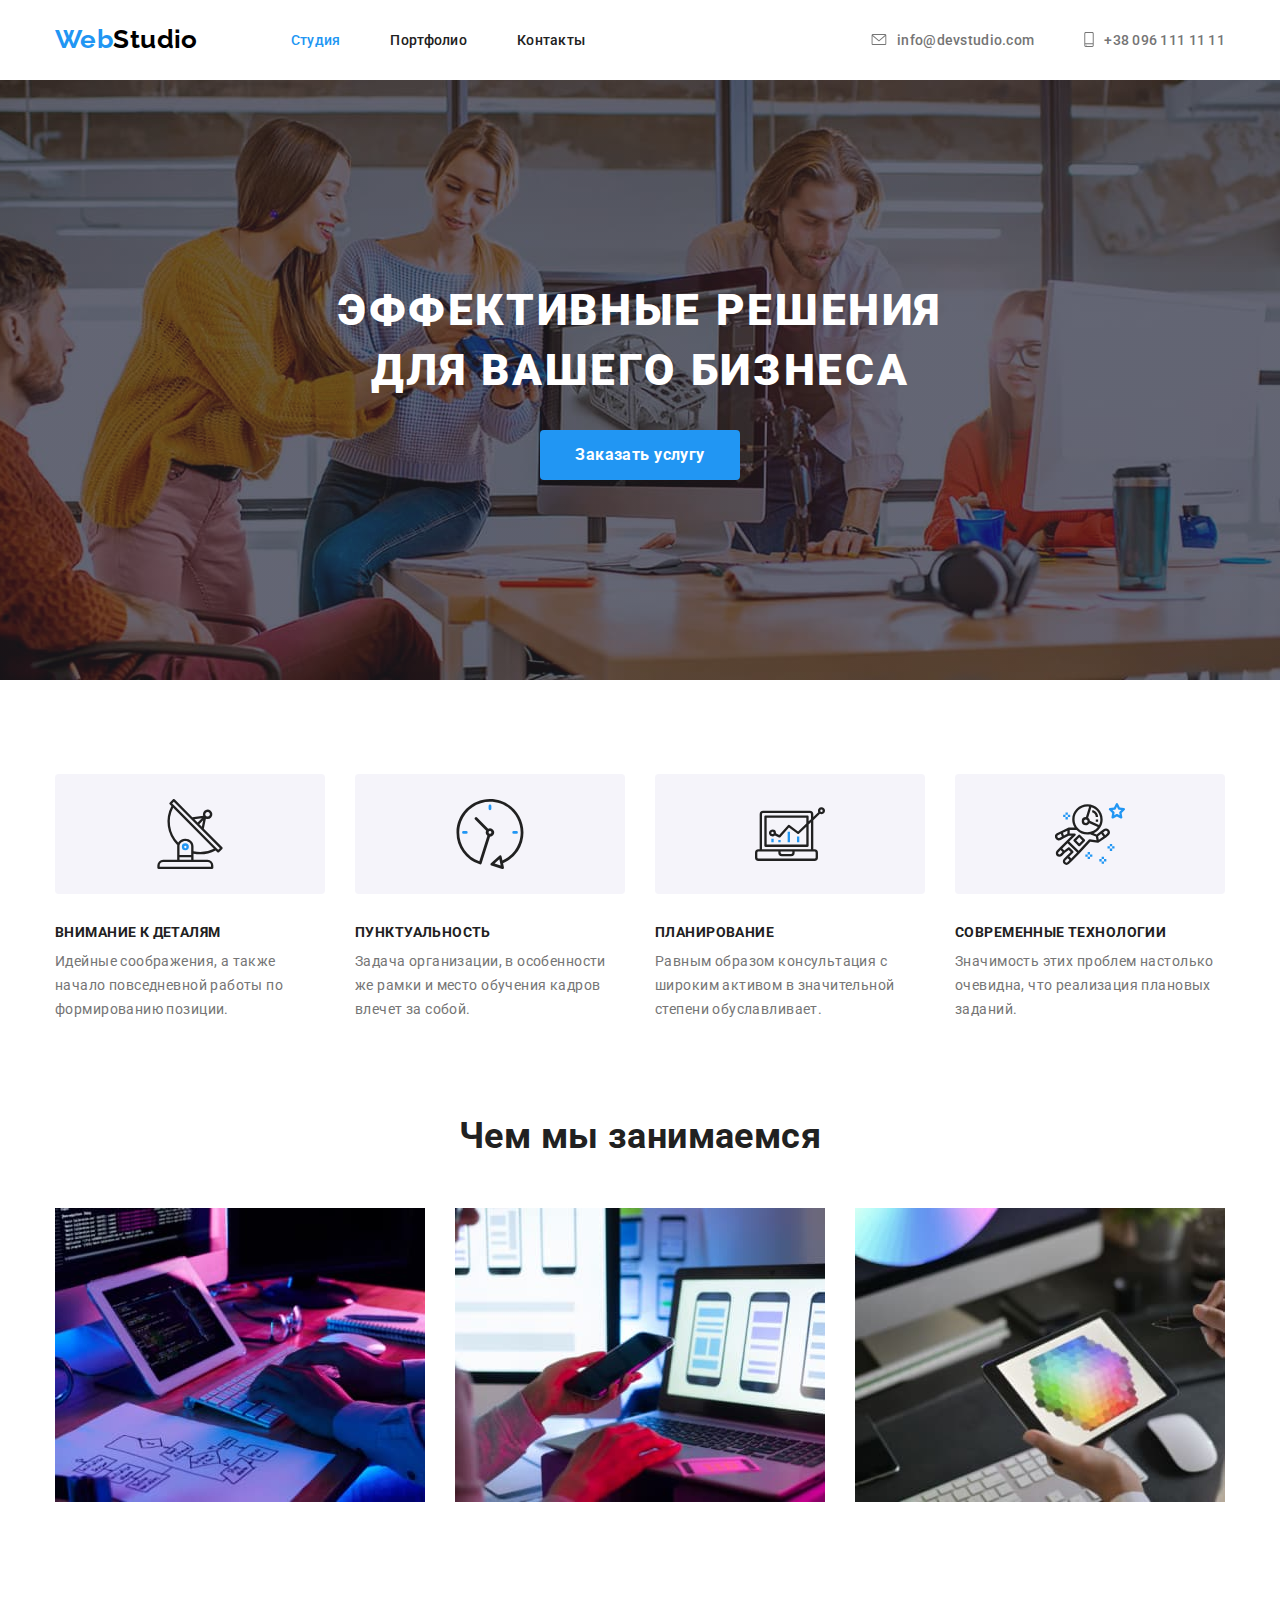
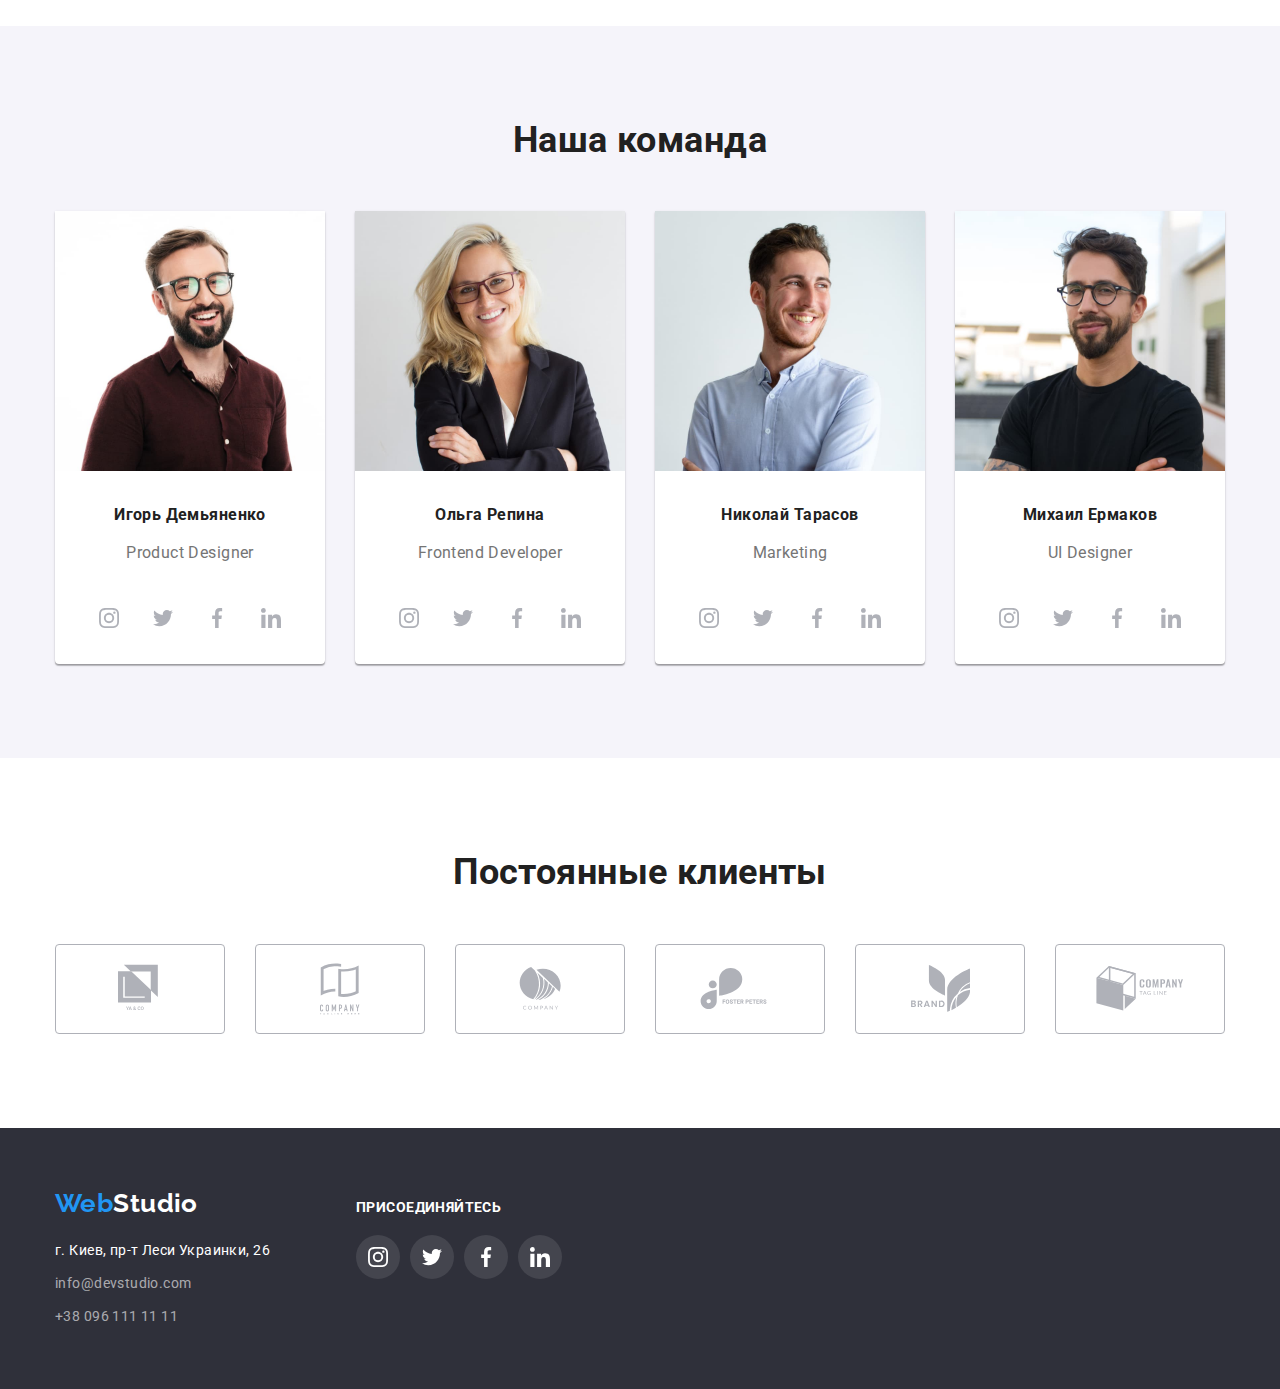
<file: index.html>
<!DOCTYPE html>
<html lang="ru">

<head>
  <meta charset="UTF-8" />
  <meta name="viewport" content="width=device-width, initial-scale=1.0" />
  <title>Главная</title>
  <!-- =fallback заменяем =swap не скачет шрифт-->
  <link
    href="https://fonts.googleapis.com/css2?family=Raleway:wght@700&amp;family=Roboto:wght@400;500;700;900&amp;display=fallback"
    rel="stylesheet" />
  <link rel="stylesheet" href="css/normalize.css" />
  <link rel="stylesheet" href="css/style.css" />
</head>

<body>
  <header class="header">
    <!-- шапка, навигация -->
    <div class="container">
      <nav class="flexnav">
        <p class="logo">
          <a href="#" class="logostudio"><span class="logo-blue">Web</span>Studio</a>
        </p>
        <ul class="list main-menu">
          <li class="item">
            <a href="#" class="focused current">Студия</a>
          </li>
          <li class="item">
            <a href="./portfolio.html" class="focused">Портфолио</a>
          </li>
          <li class="item">
            <a href="#contact" class="focused">Контакты </a>
          </li>
        </ul>
      </nav>
      <!-- шапка, контакты контакты не навигация!-->
      <ul class="list main-menu contact">
        <li class="item">
          <a href="mailto:info@devstudio.com" class="focused contact-link mail">
            <svg class="icon envelope" width="16" height="11">
              <use href="./images/sprite.svg#envelope"></use>
            </svg>
            info@devstudio.com</a>
        </li>
        <li class="item">
          <a href="tel:+380961111111" class="focused contact-link phone">
            <svg class="icon smartphone" width="10" height="15">
              <use href="./images/sprite.svg#smartphone"></use>
            </svg>
            +38 096 111 11 11
          </a>
        </li>
      </ul>
    </div>
  </header>
  <!-- тело -->
  <main class="main-content">
    <!-- баннер -->
    <section class="maxindented">
      <div class="container container-banner">
        <h1 class="order-title">Эффективные решения<br />для вашего бизнеса</h1>
        <a href="#" class="button">Заказать услугу</a>
      </div>
    </section>
    <!-- <section class="maxindented picture-banner">
      <div class="container-banner">
        <h1 class="order-title">Эффективные решения<br />для вашего бизнеса</h1>
        <a href="#" class="button">Заказать услугу</a>
      </div>
    </section> -->
    <!--  особенности -->
    <section>
      <div class="container">
        <h2 class="features-title">Особенности</h2>
        <!-- скрыть элемент -->
        <ul class="list flexlist featureslist">
          <li class="fourrowel iconfeatures">
            <h3 class="features-uppercase">Внимание к деталям</h3>
            <p class="featurestext">
              Идейные соображения, а также начало повседневной работы по формированию позиции.
            </p>
          </li>
          <li class="fourrowel iconfeatures">
            <h3 class="features-uppercase">Пунктуальность</h3>
            <p class="featurestext">
              Задача организации, в особенности же рамки и место обучения кадров влечет за собой.
            </p>
          </li>
          <li class="fourrowel iconfeatures">
            <h3 class="features-uppercase">Планирование</h3>
            <p class="featurestext">
              Равным образом консультация с широким активом в значительной степени обуславливает.
            </p>
          </li>
          <li class="fourrowel iconfeatures">
            <h3 class="features-uppercase">Современные технологии</h3>
            <p class="featurestext">
              Значимость этих проблем настолько очевидна, что реализация плановых заданий.
            </p>
          </li>
        </ul>
      </div>
    </section>
    <!-- чем мы занимаемся -->
    <section class="indented">
      <div class="container">
        <h2>Чем мы занимаемся</h2>
        <ul class="list flexlist">
          <li class="flexelement">
            <img src="./images/box1.jpg" alt="photo" width="370" class="img" />
          </li>
          <li class="flexelement">
            <img src="./images/box2.jpg" alt="photo" width="370" class="img" />
          </li>
          <li class="flexelement">
            <img src="./images/box3.jpg" alt="photo" width="370" class="img" />
          </li>
        </ul>
      </div>
    </section>
    <!-- наша команда -->

    <section class="indented team">
      <div class="container">
        <h2>Наша команда</h2>
        <ul class="list flexlist comlist">
          <li class="item fourrowel comelement">
            <img src="./images/team1.jpg" alt="photo" width="270" class="img" />
            <div class="middling comcontent">
              <h4 class="name">Игорь Демьяненко</h4>
              <p class="subtitle">Product Designer</p>
            </div>
            <ul class="list flexlist sociallinks-item">
              <li class="sociallinks">
                <a class="sociallinks-icon" href=" https://www.instagram.com/" aria-label="Instagram">
                  <svg class="icon instagram" height="20" width="20">
                    <use href="./images/sprite.svg#instagram"></use>
                  </svg>
                </a>
              </li>
              <li class="sociallinks">
                <a class="sociallinks-icon" href="https://twitter.com/" aria-label="Twitter">
                  <svg class="icon twitter" height="20" width="20">
                    <use href="./images/sprite.svg#twitter"></use>
                  </svg>
                </a>
              </li>
              <li class="sociallinks">
                <a class="sociallinks-icon" href="https://www.facebook.com/" aria-label="Facebook">
                  <svg class="icon facebook" height="20" width="20">
                    <use href="./images/sprite.svg#facebook"></use>
                  </svg>
                </a>
              </li>
              <li class="sociallinks">
                <a class="sociallinks-icon" href="https://www.linkedin.com/" aria-label="Linkedin">
                  <svg class="icon linkedin" height="20" width="20">
                    <use href="./images/sprite.svg#linkedin"></use>
                  </svg>
                </a>
              </li>
            </ul>

          </li>
          <li class="item fourrowel comelement">
            <img src="./images/team2.jpg" alt="photo" width="270" class="img" />
            <div class="middling comcontent">
              <h4 class="name">Ольга Репина</h4>
              <p class="subtitle">Frontend Developer</p>
            </div>
            <ul class="list flexlist sociallinks-item">
              <li class="sociallinks">
                <a class="sociallinks-icon" href="https://www.instagram.com/" aria-label="Instagram">
                  <svg class="icon instagram" height="20" width="20">
                    <use href="./images/sprite.svg#instagram"></use>
                  </svg>
                </a>
              </li>
              <li class="sociallinks">
                <a class="sociallinks-icon" href="https://twitter.com/" aria-label="Twitter">
                  <svg class="icon twitter" height="20" width="20">
                    <use href="./images/sprite.svg#twitter"></use>
                  </svg>
                </a>
              </li>
              <li class="sociallinks">
                <a class="sociallinks-icon" href="https://www.facebook.com/" aria-label="Facebook">
                  <svg class="icon facebook" height="20" width="20">
                    <use href="./images/sprite.svg#facebook"></use>
                  </svg>
                </a>
              </li>
              <li class="sociallinks">
                <a class="sociallinks-icon" href="https://www.linkedin.com/" aria-label="Linkedin">
                  <svg class="icon linkedin" height="20" width="20">
                    <use href="./images/sprite.svg#linkedin"></use>
                  </svg>
                </a>
              </li>
            </ul>
          </li>
          <li class="item fourrowel comelement">
            <!-- <a href="" class="link"> -->
            <img src="./images/team3.jpg" alt="photo" width="270" class="img" />
            <div class="middling comcontent">
              <h4 class="name">Николай Тарасов</h4>
              <p class="subtitle">Marketing</p>
            </div>
            <ul class="list flexlist sociallinks-item">
              <li class="sociallinks">
                <a class="sociallinks-icon" href="https://www.instagram.com/" aria-label="Instagram">
                  <svg class="icon instagram" height="20" width="20">
                    <use href="./images/sprite.svg#instagram"></use>
                  </svg>
                </a>
              </li>
              <li class="sociallinks">
                <a class="sociallinks-icon" href="https://twitter.com/" aria-label="Twitter">
                  <svg class="icon twitter" height="20" width="20">
                    <use href="./images/sprite.svg#twitter"></use>
                  </svg>
                </a>
              </li>
              <li class="sociallinks">
                <a class="sociallinks-icon" href="https://www.facebook.com/" aria-label="Facebook">
                  <svg class="icon facebook" height="20" width="20">
                    <use href="./images/sprite.svg#facebook"></use>
                  </svg>
                </a>
              </li>
              <li class="sociallinks">
                <a class="sociallinks-icon" href="https://www.linkedin.com/" aria-label="Linkedin">
                  <svg class="icon linkedin" height="20" width="20">
                    <use href="./images/sprite.svg#linkedin"></use>
                  </svg>
                </a>
              </li>
            </ul>
            <!-- </a> -->
          </li>
          <li class="item fourrowel comelement">
            <!-- <a href="" class="link">-->
            <img src="./images/team4.jpg" alt="photo" width="270" class="img" />

            <div class="middling comcontent">
              <h4 class="name">Михаил Ермаков</h4>
              <p class="subtitle">UI Designer</p>
            </div>
            <ul class="list flexlist sociallinks-item">
              <li class="sociallinks">
                <a class="sociallinks-icon" href="https://www.instagram.com/" aria-label="Instagram">
                  <svg class="icon instagram" width="20" height="20">
                    <use href="./images/sprite.svg#instagram"></use>
                  </svg>
                </a>
              </li>
              <li class="sociallinks">
                <a class="sociallinks-icon" href="https://twitter.com/" aria-label="Twitter">
                  <svg class="icon twitter" width="20" height="20">
                    <use href="./images/sprite.svg#twitter"></use>
                  </svg>
                </a>
              </li>
              <li class="sociallinks">
                <a class="sociallinks-icon" href="https://www.facebook.com/" aria-label="Facebook">
                  <svg class="icon facebook" width="20" height="20">
                    <use href="./images/sprite.svg#facebook"></use>
                  </svg>
                </a>
              </li>
              <li class="sociallinks">
                <a class="sociallinks-icon" href="https://www.linkedin.com/" aria-label="Linkedin">
                  <svg class="icon linkedin" width="20" height="20">
                    <use href="./images/sprite.svg#linkedin"></use>
                  </svg>
                </a>
              </li>
            </ul>
            <!-- </a> -->
          </li>
        </ul>
      </div>
    </section>
    <section class="indented">
      <div class="container">
        <h2>Постоянные клиенты</h2>
        <ul class="list flexlist clients-item">
          <li class="icon clients">
            <a class="clients-icon" href="#">
              <svg class="icon clients1" width="44" height="50">
                <use href="./images/sprite.svg#clients1"></use>
              </svg>
            </a>
          </li>
          <li class="icon clients">
            <a class="clients-icon" href="#">
              <svg class="icon clients2" width="40" height="52">
                <use href="./images/sprite.svg#clients2"></use>
              </svg>
            </a>
          </li>
          <li class="icon clients">
            <a class="clients-icon" href="#">
              <svg class="icon clients3" width="53" height="43">
                <use href="./images/sprite.svg#clients3"></use>
              </svg>
            </a>
          </li>
          <li class="icon clients">
            <a class="clients-icon" href="#">
              <svg class="icon clients4" width="80" height="42">
                <use href="./images/sprite.svg#clients4"></use>
              </svg>
            </a>
          </li>
          <li class="icon clients">
            <a class="clients-icon" href="#">
              <svg class="icon clients5" width="59" height="47">
                <use href="./images/sprite.svg#clients5"></use>
              </svg>
            </a>
          </li>
          <li class="icon clients">
            <a class="clients-icon" href="#">
              <svg class="icon clients6" width="88" height="45">
                <use href="./images/sprite.svg#clients6"></use>
              </svg>
            </a>
          </li>
        </ul>
      </div>
    </section>
  </main>
  <!-- подвал, лого и контакты -->
  <footer id="contact" class="main-footer">
    <div class="container flexfooter">
      <div class="footer-address">
        <p class="footer logo">
          <a href="#" class="logostudio logo-half"><span class="logo-blue">Web</span>Studio</a>
        </p>
        <address class="main-footer-addressbar">г. Киев, пр-т Леси Украинки, 26</address>
        <address>
          <ul class="list footerlist">
            <li class="item">
              <a href="mailto:info@devstudio.com" class="focused contact-link-footer">info@devstudio.com</a>
            </li>
            <li class="item">
              <a href="tel:+380961111111" class="focused contact-link-footer">+38 096 111 11 11</a>
            </li>
          </ul>
        </address>
      </div>
      <div class="footer-sociallinks">
        <h3 class="features-uppercase">присоединяйтесь</h3>
        <ul class="list flexlist soclinkfoot-item">
          <li class="soclinkfootlinks">
            <a class="soclinkfootlinks-icon" href=" https://www.instagram.com/" aria-label="Instagram">
              <svg class="icon instagram" height="20" width="20">
                <use href="./images/sprite.svg#instagram"></use>
              </svg>
            </a>
          </li>
          <li class="soclinkfootlinks">
            <a class="soclinkfootlinks-icon" href="https://twitter.com/" aria-label="Twitter">
              <svg class="icon twitter" height="20" width="20">
                <use href="./images/sprite.svg#twitter"></use>
              </svg>
            </a>
          </li>
          <li class="soclinkfootlinks">
            <a class="soclinkfootlinks-icon" href="https://www.facebook.com/" aria-label="Facebook">
              <svg class="icon facebook" height="20" width="20">
                <use href="./images/sprite.svg#facebook"></use>
              </svg>
            </a>
          </li>
          <li class="soclinkfootlinks">
            <a class="soclinkfootlinks-icon" href="https://www.linkedin.com/" aria-label="Linkedin">
              <svg class="icon linkedin" height="20" width="20">
                <use href="./images/sprite.svg#linkedin"></use>
              </svg>
            </a>
          </li>
        </ul>
      </div>
    </div>
  </footer>
</body>

</html>
</file>
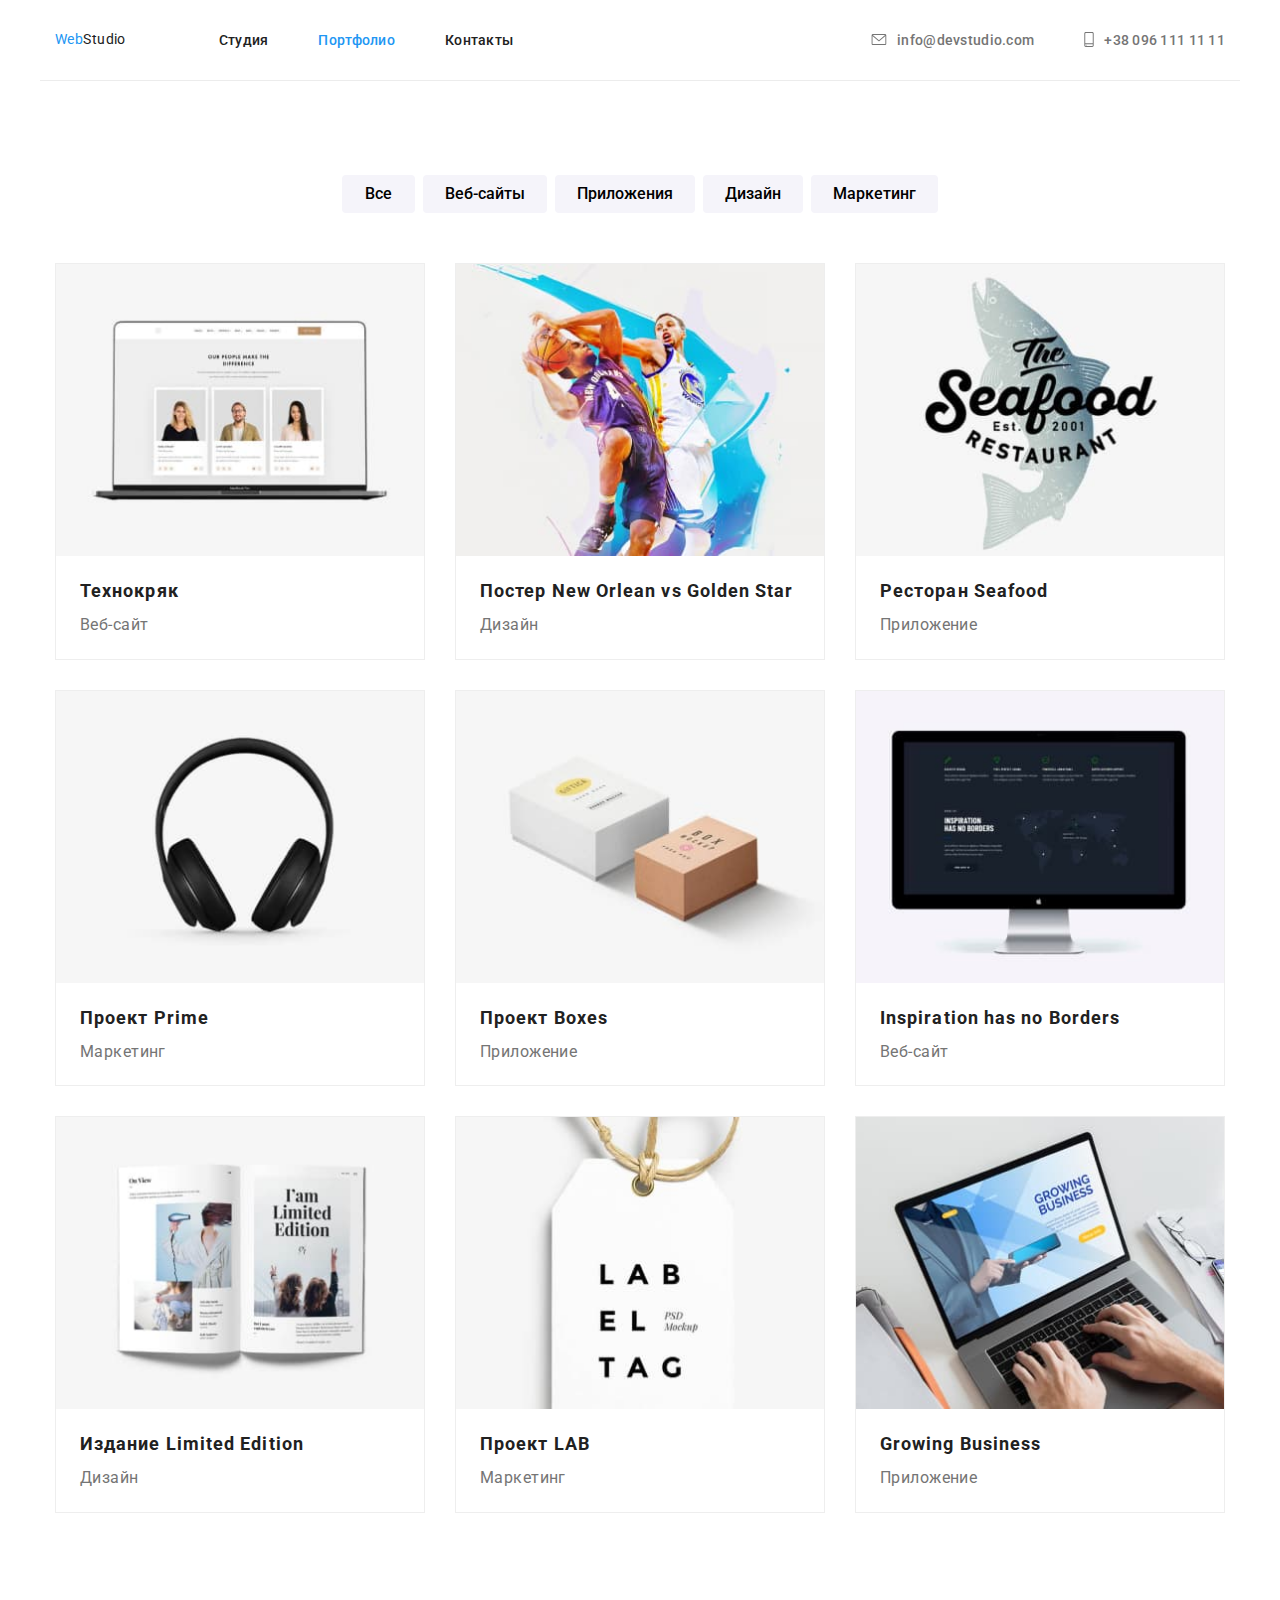
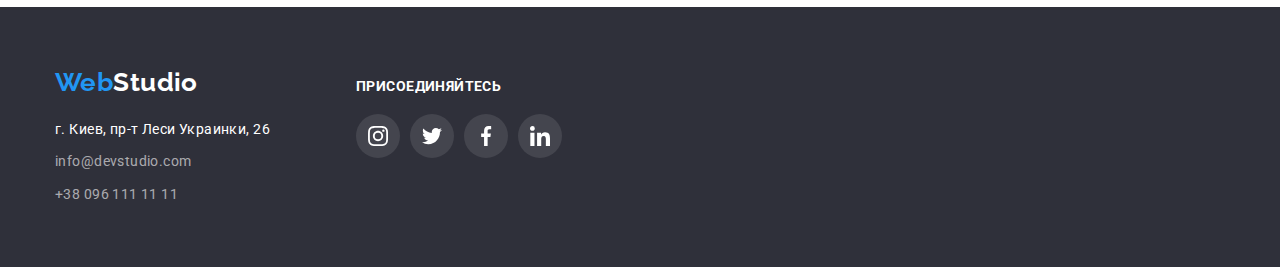
<file: portfolio.html>
<!DOCTYPE html>
<html lang="ru">

<head>
  <meta charset="UTF-8" />
  <meta name="viewport" content="width=device-width, initial-scale=1.0" />
  <title>Портфолио</title>
  <link
    href="https://fonts.googleapis.com/css2?family=Raleway:wght@700&amp;family=Roboto:wght@400;500;700;900&amp;display=fallback"
    rel="stylesheet" />
  <link rel="stylesheet" href="css/normalize.css" />
  <link rel="stylesheet" href="css/style.css" />
</head>

<body>
  <header class="header">
    <!-- шапка, навигация -->
    <div class="container">
      <nav class="flexnav">
        <p class="logo">
          <a href="#" class="focused"><span class="logo-blue">Web</span>Studio</a>
        </p>
        <ul class="main-menu list">
          <li class="item">
            <a href="./index.html" class="focused">Студия</a>
          </li>
          <li class="main-menu item">
            <a href="#" class="focused current">Портфолио</a>
          </li>
          <li class="main-menu item">
            <a href="#contact" class="focused">Контакты</a>
          </li>
        </ul>
      </nav>
      <!-- шапка, контакты -->
      <ul class="list main-menu contact">
        <li class="item">
          <a href="mailto:info@devstudio.com" class="focused contact-link mail">
            <svg class="icon envelope" width="16" height="11">
              <use href="./images/sprite.svg#envelope"></use>
            </svg>
            info@devstudio.com</a>
        </li>
        <li class="item">
          <a href="tel:+380961111111" class="focused contact-link phone">
            <svg class="icon smartphone" width="10" height="15">
              <use href="./images/sprite.svg#smartphone"></use>
            </svg>
            +38 096 111 11 11
          </a>
        </li>
      </ul>
    </div>
  </header>
  <!-- тело -->
  <main class="main-content">
    <section class="container indented border">
      <h1 class="features-title">Портфолио</h1>
      <!-- Скрыть элемент h1 -->
      <!-- Фильтр -->

      <div class="minindented">
        <nav>
          <h2 class="features-title">Фильтр</h2>
          <ul class="main-filters list">
            <li class="main-filters item">
              <button type="button" class="middling focused-button">
                Все
                <!-- <a href="#" class="main-filters-link"></a> -->
              </button>
            </li>
            <li class="main-filters item">
              <button type="button" class="middling focused-button">
                Веб-сайты
                <!-- <a href="#" class="main-filters-link"></a> -->
              </button>
            </li>
            <li class="main-filters item">
              <button type="button" class="middling focused-button">
                Приложения
                <!-- <a href="#" class="main-filters-link"></a> -->
              </button>
            </li>
            <li class="main-filters item">
              <button type="button" class="middling focused-button">
                Дизайн
                <!-- <a href="#" class="main-filters-link"></a> -->
              </button>
            </li>
            <li class="main-filters item">
              <button type="button" class="middling focused-button">
                Маркетинг
                <!-- <a href="#" class="main-filters-link"></a> -->
              </button>
            </li>
          </ul>
        </nav>
      </div>
      <h2 class="features-title">Примеры работ</h2>
      <ul class="list flexlist portfoliolist">
        <li class="portfolioelement">
          <a href="" class="link">
            <img src="./imagesPortfolio/technocryk.jpg" alt="Пример дизайна веб-сайта" width="370" height="294"
              class="img" />
            <div class="signature">
              <h3 class="title">Технокряк</h3>
              <p class="middling subtitle">Веб-сайт</p>
            </div>
          </a>
        </li>
        <li class="portfolioelement">
          <a href="" class="link">
            <img src="./imagesPortfolio/neworlean.jpg" alt="Дизайн постера с баскетболистами в прыжке с мячём"
              width="370" height="294" class="img" />
            <div class="signature">
              <h3 class="title">Постер New Orlean vs Golden Star</h3>
              <p class="middling subtitle">Дизайн</p>
            </div>
          </a>
        </li>
        <li class="portfolioelement">
          <a href="" class="link">
            <img src="./imagesPortfolio/seafood.jpg" alt="Логотип рестарана Seafood" width="370" height="294"
              class="img" />
            <div class="signature">
              <h3 class="title">Ресторан Seafood</h3>
              <p class="middling subtitle">Приложение</p>
            </div>
          </a>
        </li>
        <li class="portfolioelement">
          <a href="" class="link">
            <img src="./imagesPortfolio/prime.jpg" alt="Чёрные наушники" width="370" height="294" class="img" />
            <div class="signature">
              <h3 class="title">Проект Prime</h3>
              <p class="middling subtitle">Маркетинг</p>
            </div>
          </a>
        </li>
        <li class="portfolioelement">
          <a href="" class="link">
            <img src="./imagesPortfolio/boxes.jpg" alt="Две коробки" width="370" height="294" class="img" />
            <div class="signature">
              <h3 class="title">Проект Boxes</h3>
              <p class="middling subtitle">Приложение</p>
            </div>
          </a>
        </li>
        <li class="portfolioelement">
          <a href="" class="link">
            <img src="./imagesPortfolio/borders.jpg" alt="Монитор с веб-сайтом" width="370" height="294" class="img" />
            <div class="signature">
              <h3 class="title">Inspiration has no Borders</h3>
              <p class="middling subtitle">Веб-сайт</p>
            </div>
          </a>
        </li>
        <li class="portfolioelement">
          <a href="" class="link">
            <img src="./imagesPortfolio/limeted.jpg"
              alt="Разворот книги с иллюстрацией и заголовком I'am Limited Edition" width="370" height="294"
              class="img" />
            <div class="signature">
              <h3 class="title">Издание Limited Edition</h3>
              <p class="middling subtitle">Дизайн</p>
            </div>
          </a>
        </li>
        <li class="portfolioelement">
          <a href="" class="link">
            <img src="./imagesPortfolio/lab.jpg" alt="Ярлык с надписью LAB EL TAG" width="370" height="294"
              class="img" />
            <div class="signature">
              <h3 class="title">Проект LAB</h3>
              <p class="middling subtitle">Маркетинг</p>
            </div>
          </a>
        </li>
        <li class="portfolioelement">
          <a href="" class="link">
            <img src="./imagesPortfolio/business.jpg" alt="Работающий ноутбук с заставкой Growing Business" width="370"
              height="294" class="img" />
            <div class="signature">
              <h3 class="title">Growing Business</h3>
              <p class="middling subtitle">Приложение</p>
            </div>
          </a>
        </li>
      </ul>
    </section>
  </main>
  <!-- подвал, лого и контакты -->
  <footer id="contact" class="main-footer">
    <div class="container flexfooter">
      <div class="footer-address">
        <p class="footer logo">
          <a href="#" class="logostudio logo-half"><span class="logo-blue">Web</span>Studio</a>
        </p>
        <address class="main-footer-addressbar">г. Киев, пр-т Леси Украинки, 26</address>
        <address>
          <ul class="list footerlist">
            <li class="item">
              <a href="mailto:info@devstudio.com" class="focused contact-link-footer">info@devstudio.com</a>
            </li>
            <li class="item">
              <a href="tel:+380961111111" class="focused contact-link-footer">+38 096 111 11 11</a>
            </li>
          </ul>
        </address>
      </div>
      <div class="footer-sociallinks">
        <h3 class="features-uppercase">присоединяйтесь</h3>
        <ul class="list flexlist soclinkfoot-item">
          <li class="soclinkfootlinks">
            <a class="soclinkfootlinks-icon" href=" https://www.instagram.com/" aria-label="Instagram">
              <svg class="icon instagram" height="20" width="20">
                <use href="./images/sprite.svg#instagram"></use>
              </svg>
            </a>
          </li>
          <li class="soclinkfootlinks">
            <a class="soclinkfootlinks-icon" href="https://twitter.com/" aria-label="Twitter">
              <svg class="icon twitter" height="20" width="20">
                <use href="./images/sprite.svg#twitter"></use>
              </svg>
            </a>
          </li>
          <li class="soclinkfootlinks">
            <a class="soclinkfootlinks-icon" href="https://www.facebook.com/" aria-label="Facebook">
              <svg class="icon facebook" height="20" width="20">
                <use href="./images/sprite.svg#facebook"></use>
              </svg>
            </a>
          </li>
          <li class="soclinkfootlinks">
            <a class="soclinkfootlinks-icon" href="https://www.linkedin.com/" aria-label="Linkedin">
              <svg class="icon linkedin" height="20" width="20">
                <use href="./images/sprite.svg#linkedin"></use>
              </svg>
            </a>
          </li>
        </ul>
      </div>
    </div>
  </footer>
</body>

</html>
</file>
<file: css/style.css>
/* основныe свойства */

:root {
  --primary-text-color: #212121;
  --primary-background-color: #ffffff;
  --accent-color: #2196f3;
  --btn-footer-color: #2f303a;
  --logo-color: #000000;
  --secondary-background: #f5f4fa;
  --subtitle-text-color: #757575;
  --opposite-text-color: #ffffff;
}

body {
  font-family: 'Roboto', 'Verdana', 'Tahoma', sans-serif;
  font-size: 14px;
  line-height: 1.71;
  letter-spacing: 0.03em;
  background: var(--primary-background-color);
  color: var(--primary-text-color);
}

/* утилиты сброс маркеров для всех списков */
a {
  text-decoration: none;
}

.list {
  /* font-size: 0; */
  list-style: none;
  margin: 0px;
  padding: 0px;
}

h3,
h4,
p {
  margin: 0px;
  padding: 0px;
}

.img {
  display: block;
  max-width: 100%;
  height: auto;
  padding: 0px;
}

/* заголовки */
h2 {
  line-height: 1.16;
  margin-top: 0;
  margin-bottom: 50px;
  font-size: 36px;
  text-align: center;

}

li .title {
  /* padding-top: 20px; */
  padding-bottom: 4px;
  font-weight: 700;
  font-size: 18px;
  letter-spacing: 0.06em;
  color: var(--primary-text-color);
}

.middling {
  font-size: 16px;
}

.team {
  background: var(--secondary-background);
}

.subtitle {
  color: var(--subtitle-text-color);
}

/* геометрия */
/* Основные  */
.container {
  margin-left: auto;
  margin-right: auto;
  padding-left: 15px;
  padding-right: 15px;
  width: 1200px;
}

.indented {
  padding-top: 94px;
  padding-bottom: 94px;
}

/* portfolio геометрия*/
.flexelement,
.portfolioelement {
  width: calc((100% - 60px) / 3);
  margin-right: 30px;
  margin-bottom: 30px;
}

/* portfolio shadow*/
.portfolioelement:hover {
  /* background: #FFFFFF; */
  border: 1px solid #EEEEEE;
  box-sizing: border-box;
  box-shadow: 0px 1px 1px rgba(0, 0, 0, 0.12),
    0px 4px 4px rgba(0, 0, 0, 0.06),
    1px 4px 6px rgba(0, 0, 0, 0.16);
}

/* portfolio button*/
.focused-button {
  display: inline-block;
  min-width: 73px;
  /* text-align: center; */
  border: none;
  border-radius: 4px;
  height: 38px;
  padding: 6px 22px;
  font-weight: 500;
  background: var(--secondary-background);
}

.focused-button:hover,
.focused-button:focus {
  background: var(--accent-color);
  color: var(--opposite-text-color);
  box-shadow: 0px 3px 1px rgba(0, 0, 0, 0.1),
    0px 1px 2px rgba(0, 0, 0, 0.08),
    0px 2px 2px rgba(0, 0, 0, 0.12);
  border-radius: 4px;
}

.flexlist {
  display: flex;
}

.portfoliolist {
  flex-wrap: wrap;
  align-items: center;
  justify-content: center;
}

.fourrowel {
  width: calc((100% - 90px) / 4);
  margin-right: 30px;
}

.flexlist .fourrowel:last-child,
.flexlist .flexelement:last-child {
  margin-right: 0;
}

/* стили svg */

svg {
  display: inline;
}

.contact-link .icon {
  margin-right: 10px;
}

.sociallinks:not(:last-child) {
  margin-right: 10px;
}

.sociallinks {
  border-radius: 50%;
  fill: currentColor;
}

.sociallinks .sociallinks-icon {
  display: flex;
  justify-content: center;
  align-items: center;
  width: 44px;
  height: 44px;
  fill: currentColor;
  border-radius: 50%;

}

.sociallinks a:hover,
.sociallinks a:after {
  --color1: var(--primary-background-color);
  background-color: var(--accent-color);
}

.sociallinks-item {
  margin: 16px 32px 24px;
}

.clients:not(:last-child) {
  margin-right: 30px;
}

.clients {
  display: flex;
  box-sizing: border-box;
  fill: currentColor;

}

.clients .clients-icon {
  display: flex;
  width: 170px;
  height: 90px;
  justify-content: center;
  align-items: center;
  fill: currentColor;
  border: 1px solid #AFB1B8;
  border-radius: 4px;
}

.clients .clients-icon:hover,
.clients .clients-icon:after {
  --color1: var(--accent-color);
  border: 1px solid var(--accent-color);
}



.iconfeatures::before {
  content: '';
  display: block;
  height: 120px;
  background: #f5f4fa;
  border-radius: 4px;
  background-repeat: no-repeat;
  background-position: center;
}

.iconfeatures:nth-child(1)::before {
  background-image: url(../images/antenna.svg);
  margin-bottom: 30px;
}

.iconfeatures:nth-child(2)::before {
  background-image: url(../images/clock.svg);
  margin-bottom: 30px;
}

.iconfeatures:nth-child(3)::before {
  background-image: url(../images/diagram.svg);
  margin-bottom: 30px;
}

.iconfeatures:nth-child(4)::before {
  background-image: url(../images/astronaut.svg);
  margin-bottom: 30px;
}

/* индивидуальные */

.comelement {
  background-color: var(--opposite-text-color);
  box-shadow: 0px 1px 3px rgba(0, 0, 0, 0.12), 0px 1px 1px rgba(0, 0, 0, 0.14),
    0px 2px 1px rgba(0, 0, 0, 0.2);
  border-radius: 0px 0px 4px 4px;
}


.contact-link {

  align-items: center;
  fill: currentColor;
}

.portfolioelement {
  background-color: var(--opposite-text-color);
  border: 1px solid #eeeeee;
}

.maxindented {
  height: 600px;

  padding-top: 200px;
  padding-bottom: 200px;
  margin-bottom: 94px;
  color: var(--opposite-text-color);
  background-color: #c4c4c4;

  background-image: linear-gradient(to right, rgba(47, 48, 58, 0.4), rgba(47, 48, 58, 0.4)),
    url(../images/bgi.jpg);

  background-repeat: no-repeat;
  background-position: 50% 50%;
  background-size: auto;
}

.container-banner {
  max-width: 726px;
  text-align: center;
}

.order-title {
  text-align: center;
  margin-top: 0;
  margin-bottom: 30px;
  /* margin: 0 auto 30px;  если задать ширину, то центрировать можно маржин авто*/
  /* outline: 1px solid red; убрать */

  font-size: 44px;
  font-weight: 900;
  line-height: 1.364;
  letter-spacing: 0.06em;
  text-transform: uppercase;
}

.main-menu {
  display: flex;
  margin-left: 93px;
}

.contact {
  /* display: flex; */
  margin-left: auto;
}

.main-menu .item+.item {
  margin-left: 50px;
}

.features-uppercase {
  /* margin-top: 30px; */
  font-size: 14px;
  margin-bottom: 10px;
  font-weight: 700;
  text-transform: uppercase;
  line-height: 1.142;
}

.comcontent {
  margin: 30px;
  text-align: center;
}

.name {
  margin-bottom: 10px;
}

/* portfolio стр портфолио фильтры */
.main-filters {
  display: flex;
  justify-content: center;
}

.main-filters .item+.item {
  margin-left: 8px;
}

.portfolioelement:nth-child(3n) {
  margin-right: 0;
}

.portfolioelement:nth-last-child(-n + 3) {
  margin-bottom: 0;
}

.main-footer {
  padding-top: 60px;
  padding-bottom: 60px;
}

.header .container {
  display: flex;
  align-items: center;
}

.flexnav {
  display: flex;
  align-items: center;
}

.minindented {
  padding-bottom: 50px;
}

li div.signature {
  margin: 20px 24px;
  text-align: left;
}

.signature .subtitle {
  text-align: left;
}

.features-title {
  display: none;
}

/* логотип */
.logo .logostudio {
  margin-top: 0;
  font-family: Raleway;
  font-size: 26px;
  font-weight: 700;
  line-height: 1.192;
  color: var(--logo-color);
}

.logo .logo-half {
  color: var(--opposite-text-color);
}

.logo-blue {
  color: #2196f3;
}


/*footer подвал */
.footer a {
  display: inline-block;
  margin-bottom: 20px;
}

.footerlist li:first-child {
  margin-top: 9px;
  margin-bottom: 9px;
}

footer {
  color: var(--opposite-text-color);
  background: var(--btn-footer-color);
}

.list .contact-link-footer {
  color: rgba(255, 255, 255, 0.6);
}

.item .contact-link,
.featurestext {
  color: var(--subtitle-text-color);
}

.flexfooter {
  align-items: baseline;
  display: flex;
  justify-content: flex-start;
}

.footer-address {
  margin-right: 70px;
  min-width: 231px;
  text-align: start;
}

.soclinkfootlinks-icon {
  display: flex;
  justify-content: center;
  align-items: center;
  width: 44px;
  height: 44px;
  border-radius: 50%;
  fill: currentColor;
  --color1: var(--primary-background-color);
  background-color: rgba(255, 255, 255, 0.1);

}

.soclinkfootlinks a:hover,
.soclinkfootlinks a:after {
  --color1: var(--primary-background-color);
  background-color: var(--accent-color);
}

.soclinkfootlinks:not(:last-child) {
  margin-right: 10px;
}

.soclinkfootlinks {
  margin-top: 10px;
}

/* подстили */

/* кнопка-ссылка */
.button {
  display: inline-block;
  min-width: 200px;
  padding: 10px 32px;
  text-align: center;
  border-radius: 4px;
  border: none;
  font-weight: 700;
  font-size: 16px;
  line-height: 1.875;
  text-align: center;
  background: var(--accent-color);
  color: var(--opposite-text-color);
}




.main-menu .focused {
  display: inline-flex;
  padding-top: 32px;
  padding-bottom: 32px;
  font-weight: 500;
  line-height: 1.142;
  letter-spacing: 0.02em;
}

address {
  font-style: normal;
}

.focused {
  font-weight: 400;
  color: var(--primary-text-color);
}




.main-menu .focused.current,
.focused:hover,
.focused:focus,
.focused:hover .icon,
.focused:focus .icon {
  color: var(--accent-color);
  --color2: var(--accent-color);
  --color3: var(--accent-color);
}

.border {
  border-top: 1px solid #ececec;
}
</file>
